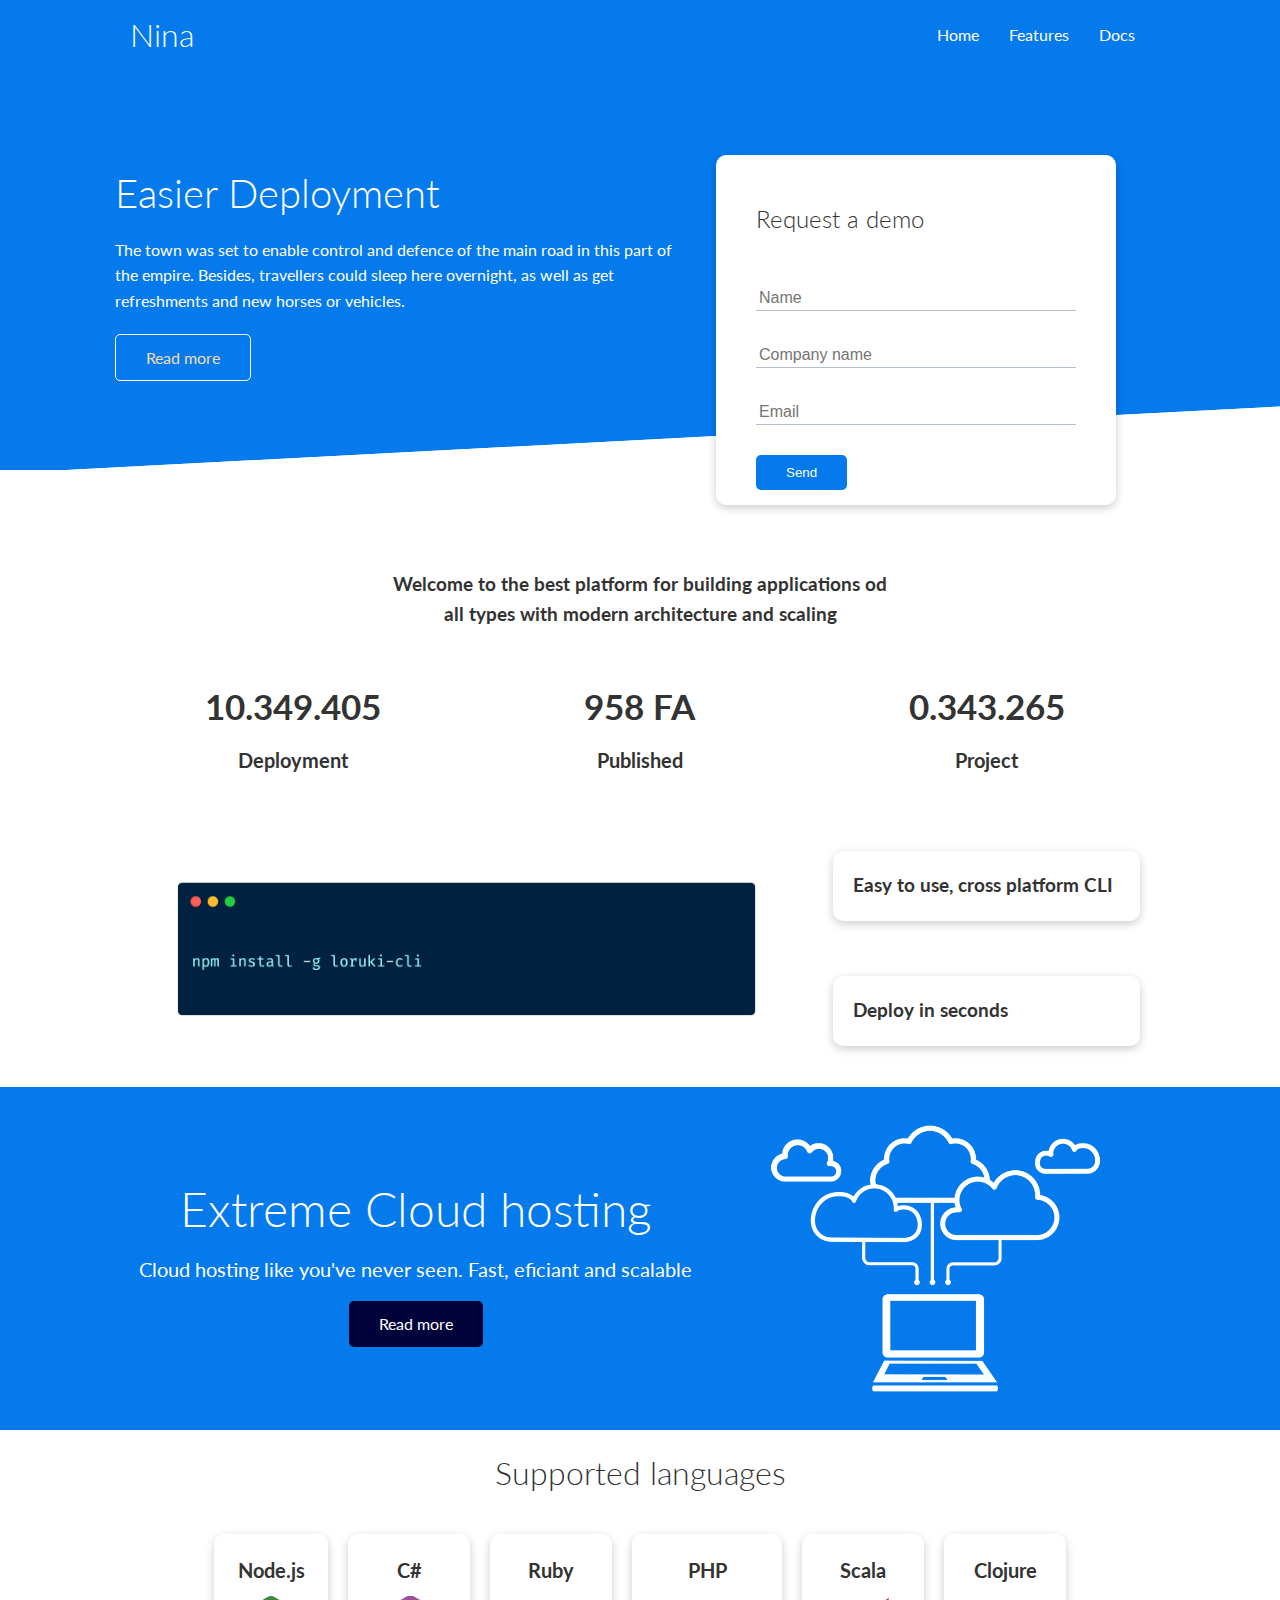
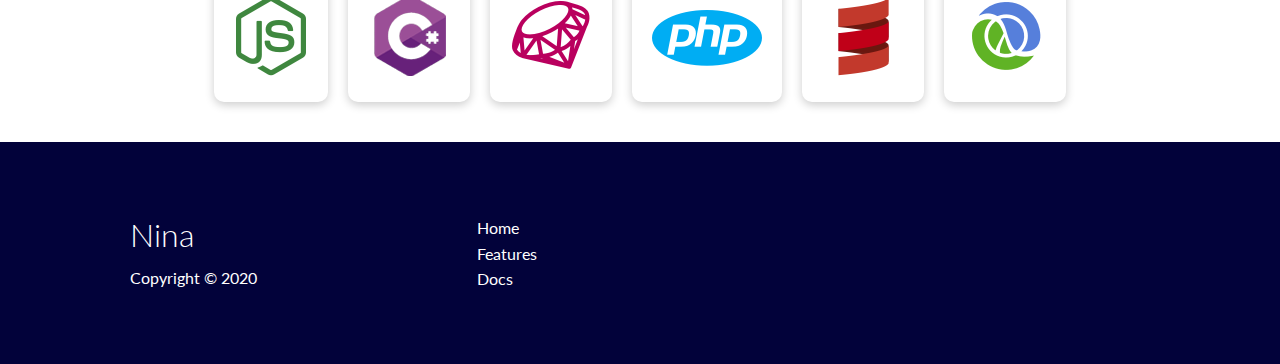
<file: index.html>
<!DOCTYPE html>
<html lang="en">
  <head>
    <meta charset="UTF-8" />
    <meta name="viewport" content="width=device-width, initial-scale=1.0" />
    <link
      rel="stylesheet"
      href="https://cdnjs.cloudflare.com/ajax/libs/font-awesome/5.15.1/css/all.min.css"
      integrity="sha512-+4zCK9k+qNFUR5X+cKL9EIR+ZOhtIloNl9GIKS57V1MyNsYpYcUrUeQc9vNfzsWfV28IaLL3i96P9sdNyeRssA=="
      crossorigin="anonymous"
    />
    <link rel="stylesheet" href="css/style.css" />
    <title>Nina | Cloud hosting for everyone</title>
  </head>
  <body>
    <!-- navbar -->
    <div class="navbar">
      <div class="container flex">
        <h1 class="logo">Nina</h1>
        <nav>
          <ul>
            <li>
              <a href="index.html">Home</a>
            </li>
            <li>
              <a href="features.html">Features</a>
            </li>
            <li>
              <a href="docs.html">Docs</a>
            </li>
          </ul>
        </nav>
      </div>
    </div>

    <!-- section -->
    <section class="showcase">
      <div class="container grid">
        <div class="showcase-text">
          <h1>Easier Deployment</h1>
          <p>
            The town was set to enable control and defence of the main road in
            this part of the empire. Besides, travellers could sleep here
            overnight, as well as get refreshments and new horses or vehicles.
          </p>
          <a href="feature.html" class="btn btn-outline">Read more</a>
        </div>

        <div class="showcase-form card">
          <h2>Request a demo</h2>
          <form
            name="contact"
            method="POST"
            netlify-honeypot="bot-field"
            data-netlify="true"
          >
            <input type="hidden" name="form-name" value="contact" />
            <p class="hidden">
              <label
                >Don’t fill this out if you're human: <input name="bot-field"
              /></label>
            </p>
            <div class="form-control">
              <input type="text" name="name" placeholder="Name" required />
            </div>
            <div class="form-control">
              <input
                type="text"
                name="company"
                placeholder="Company name"
                required
              />
            </div>
            <div class="form-control">
              <input type="email" name="email" placeholder="Email" required />
            </div>
            <input type="submit" value="Send" class="btn btn-primary" />
          </form>
        </div>
      </div>
    </section>

    <!-- stats -->
    <section class="stats">
      <div class="container">
        <h3 class="stats-heading text-center my-1">
          Welcome to the best platform for building applications od all types
          with modern architecture and scaling
        </h3>
        <div class="grid grid-3 text-center my-4">
          <div>
            <i class="fas fa-server fa-3x"></i>
            <h3>10.349.405</h3>
            <p class="text-secendary">Deployment</p>
          </div>
          <div>
            <i class="fas fa-upload fa-3x"></i>
            <h3>958 FA</h3>
            <p class="text-secendary">Published</p>
          </div>
          <div>
            <i class="fas fa-project-diagram fa-3x"></i>
            <h3>0.343.265</h3>
            <p class="text-secendary">Project</p>
          </div>
        </div>
      </div>
    </section>

    <!-- cli -->
    <section class="cli">
      <div class="container grid">
        <img src="images/cli.png" alt="cli" />
        <div class="card">
          <h3>Easy to use, cross platform CLI</h3>
        </div>
        <div class="card">
          <h3>Deploy in seconds</h3>
        </div>
      </div>
    </section>

    <!-- clouds -->
    <section class="cloud bg-primary my-2 py-2">
      <div class="container grid">
        <div class="text-center">
          <h2 class="lg">Extreme Cloud hosting</h2>
          <p class="lead my-1">
            Cloud hosting like you've never seen. Fast, eficiant and scalable
          </p>
          <a href="features.html" class="btn btn-dark">Read more</a>
        </div>
        <img src="images/cloud.png" alt="cloud" />
      </div>
    </section>

    <!-- lang -->
    <section class="lang">
      <h1 class="md text-center my-2">Supported languages</h1>
      <div class="comtainer flex">
        <div class="card">
          <h4>Node.js</h4>
          <img src="images/logos/node.png" alt="" />
        </div>
        <div class="card">
          <h4>C#</h4>
          <img src="images/logos/csharp.png" alt="" />
        </div>
        <div class="card">
          <h4>Ruby</h4>
          <img src="images/logos/ruby.png" alt="" />
        </div>
        <div class="card">
          <h4>PHP</h4>
          <img src="images/logos/php.png" alt="" />
        </div>
        <div class="card">
          <h4>Scala</h4>
          <img src="images/logos/scala.png" alt="" />
        </div>
        <div class="card">
          <h4>Clojure</h4>
          <img src="images/logos/clojure.png" alt="" />
        </div>
      </div>
    </section>

    <!-- footer -->
    <footer class="footer bg-dark py-5">
      <div class="container grid grid-3">
        <div>
          <h1>Nina</h1>
          <p>Copyright &copy; 2020</p>
        </div>
        <nav>
          <ul>
            <li>
              <a href="index.html">Home</a>
            </li>
            <li>
              <a href="features.html">Features</a>
            </li>
            <li>
              <a href="docs.html">Docs</a>
            </li>
          </ul>
        </nav>
        <div class="social">
          <a href="#"><i class="fab fa-github fa-2x"></i></a>
          <a href="#"><i class="fab fa-twitter fa-2x"></i></a>
          <a href="#"><i class="fab fa-facebook fa-2x"></i></a>
          <a href="#"><i class="fab fa-instagram fa-2x"></i></a>
        </div>
      </div>
    </footer>
  </body>
</html>
</file>
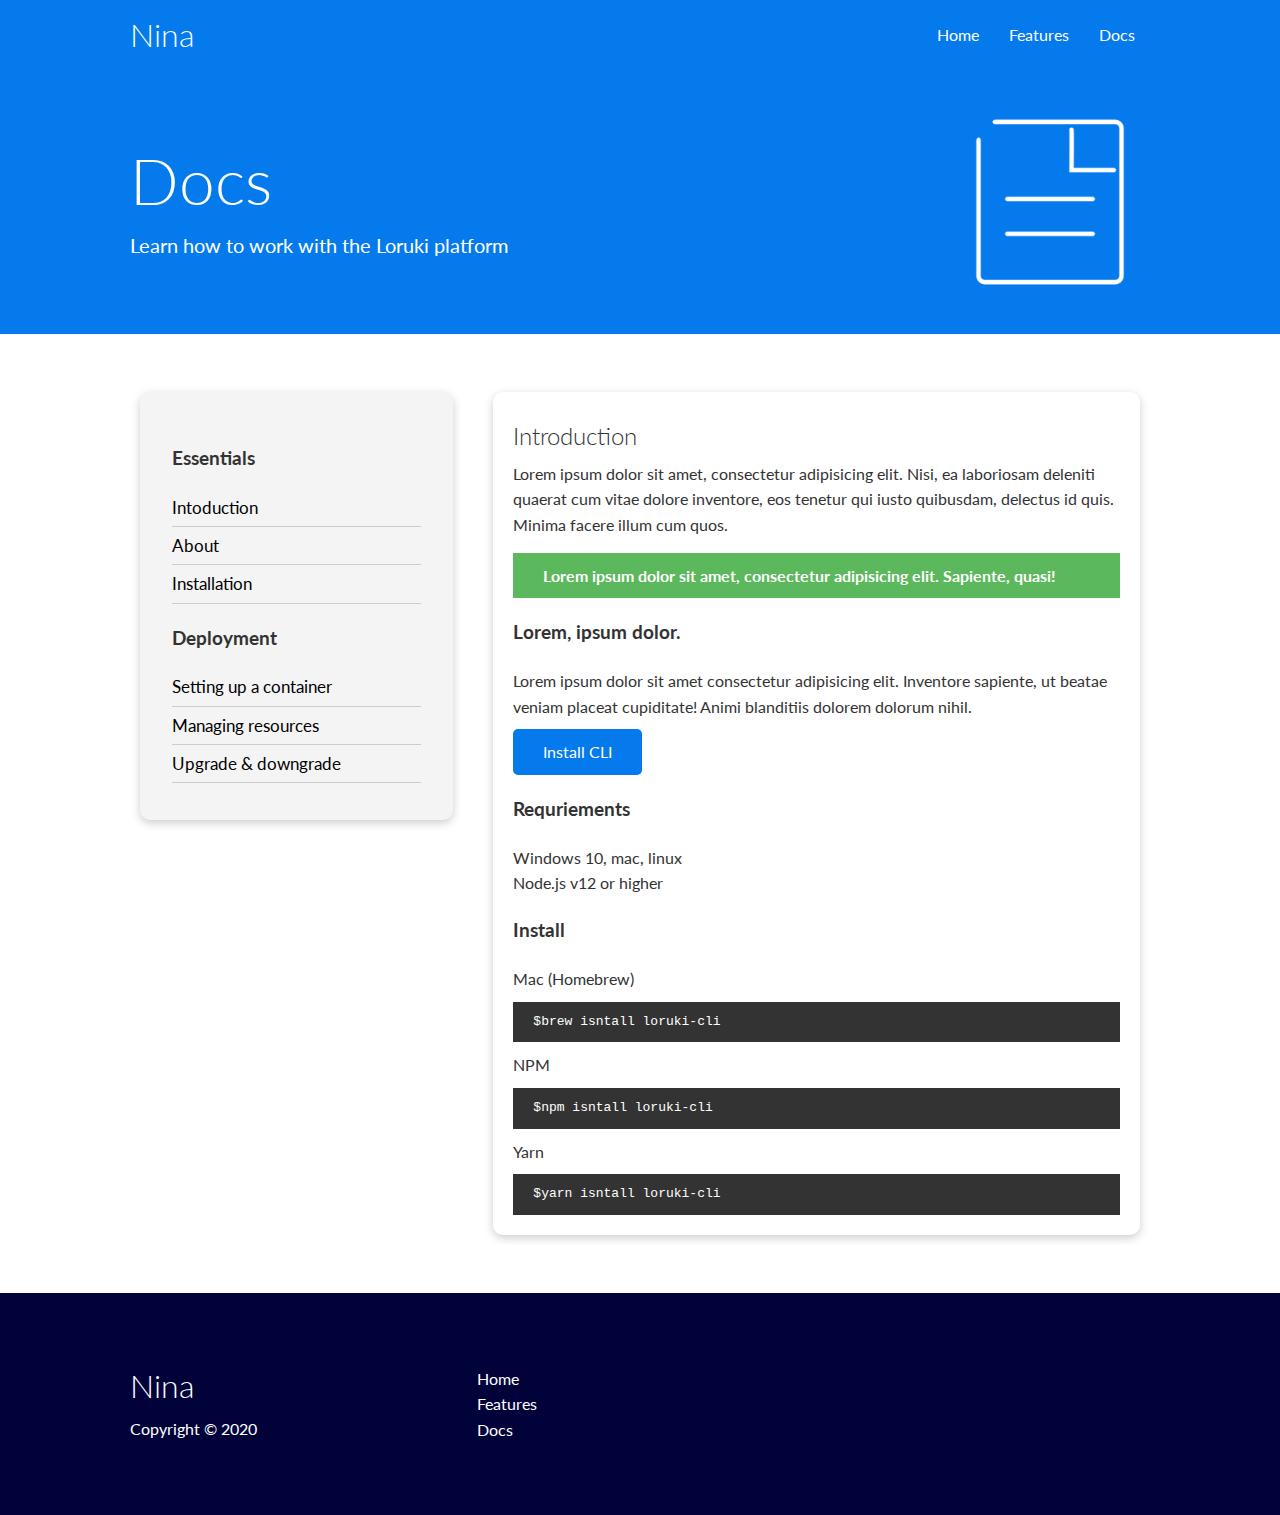
<file: docs.html>
<!DOCTYPE html>
<html lang="en">
  <head>
    <meta charset="UTF-8" />
    <meta name="viewport" content="width=device-width, initial-scale=1.0" />
    <link
      rel="stylesheet"
      href="https://cdnjs.cloudflare.com/ajax/libs/font-awesome/5.15.1/css/all.min.css"
      integrity="sha512-+4zCK9k+qNFUR5X+cKL9EIR+ZOhtIloNl9GIKS57V1MyNsYpYcUrUeQc9vNfzsWfV28IaLL3i96P9sdNyeRssA=="
      crossorigin="anonymous"
    />
    <link rel="stylesheet" href="css/style.css" />
    <title>Nina | Cloud hosting for everyone</title>
  </head>
  <body>
    <!-- navbar -->
    <div class="navbar">
      <div class="container flex">
        <h1 class="logo">Nina</h1>
        <nav>
          <ul>
            <li>
              <a href="index.html">Home</a>
            </li>
            <li>
              <a href="features.html">Features</a>
            </li>
            <li>
              <a href="docs.html">Docs</a>
            </li>
          </ul>
        </nav>
      </div>
    </div>

    <!-- head -->
    <section class="docs-head bg-primary py-3">
      <div class="container grid">
        <div>
          <h1 class="xl">Docs</h1>
          <p class="lead">Learn how to work with the Loruki platform</p>
        </div>
        <img src="images/docs.png" alt="" />
      </div>
    </section>

    <!-- main -->
    <section class="docs-main my-4">
      <div class="container grid">
        <div class="card bg-light p-3">
          <h3 class="my-2">Essentials</h3>
          <nav>
            <ul>
              <li>
                <a href="#" style="color: black">Intoduction</a>
              </li>
              <li>
                <a href="#" style="color: black">About</a>
              </li>
              <li>
                <a href="#" style="color: black">Installation</a>
              </li>
            </ul>
          </nav>
          <h3 class="my-2">Deployment</h3>
          <nav>
            <ul>
              <li>
                <a href="#" style="color: black">Setting up a container</a>
              </li>
              <li>
                <a href="#" style="color: black">Managing resources</a>
              </li>
              <li>
                <a href="#" style="color: black">Upgrade & downgrade</a>
              </li>
            </ul>
          </nav>
        </div>

        <div class="card">
          <h2>Introduction</h2>
          <p>
            Lorem ipsum dolor sit amet, consectetur adipisicing elit. Nisi, ea
            laboriosam deleniti quaerat cum vitae dolore inventore, eos tenetur
            qui iusto quibusdam, delectus id quis. Minima facere illum cum quos.
          </p>
          <div class="alert alert-success">
            <i class="fas fa-info"> </i>
            Lorem ipsum dolor sit amet, consectetur adipisicing elit. Sapiente,
            quasi!
          </div>
          <h3>Lorem, ipsum dolor.</h3>
          <p>
            Lorem ipsum dolor sit amet consectetur adipisicing elit. Inventore
            sapiente, ut beatae veniam placeat cupiditate! Animi blanditiis
            dolorem dolorum nihil.
          </p>
          <a href="#" class="btn btn-primary">Install CLI</a>
          <h3>Requriements</h3>
          <ul>
            <li>Windows 10, mac, linux</li>
            <li>Node.js v12 or higher</li>
          </ul>
          <h3>Install</h3>
          <p>Mac (Homebrew)</p>
          <pre><code>$brew isntall loruki-cli</code></pre>
          <p>NPM</p>
          <pre><code>$npm isntall loruki-cli</code></pre>
          <p>Yarn</p>
          <pre><code>$yarn isntall loruki-cli</code></pre>
        </div>
      </div>
    </section>

    <!-- footer -->
    <footer class="footer bg-dark py-5">
      <div class="container grid grid-3">
        <div>
          <h1>Nina</h1>
          <p>Copyright &copy; 2020</p>
        </div>
        <nav>
          <ul>
            <li>
              <a href="index.html">Home</a>
            </li>
            <li>
              <a href="features.html">Features</a>
            </li>
            <li>
              <a href="docs.html">Docs</a>
            </li>
          </ul>
        </nav>
        <div class="social">
          <a href="#"><i class="fab fa-github fa-2x"></i></a>
          <a href="#"><i class="fab fa-twitter fa-2x"></i></a>
          <a href="#"><i class="fab fa-facebook fa-2x"></i></a>
          <a href="#"><i class="fab fa-instagram fa-2x"></i></a>
        </div>
      </div>
    </footer>
  </body>
</html>
</file>
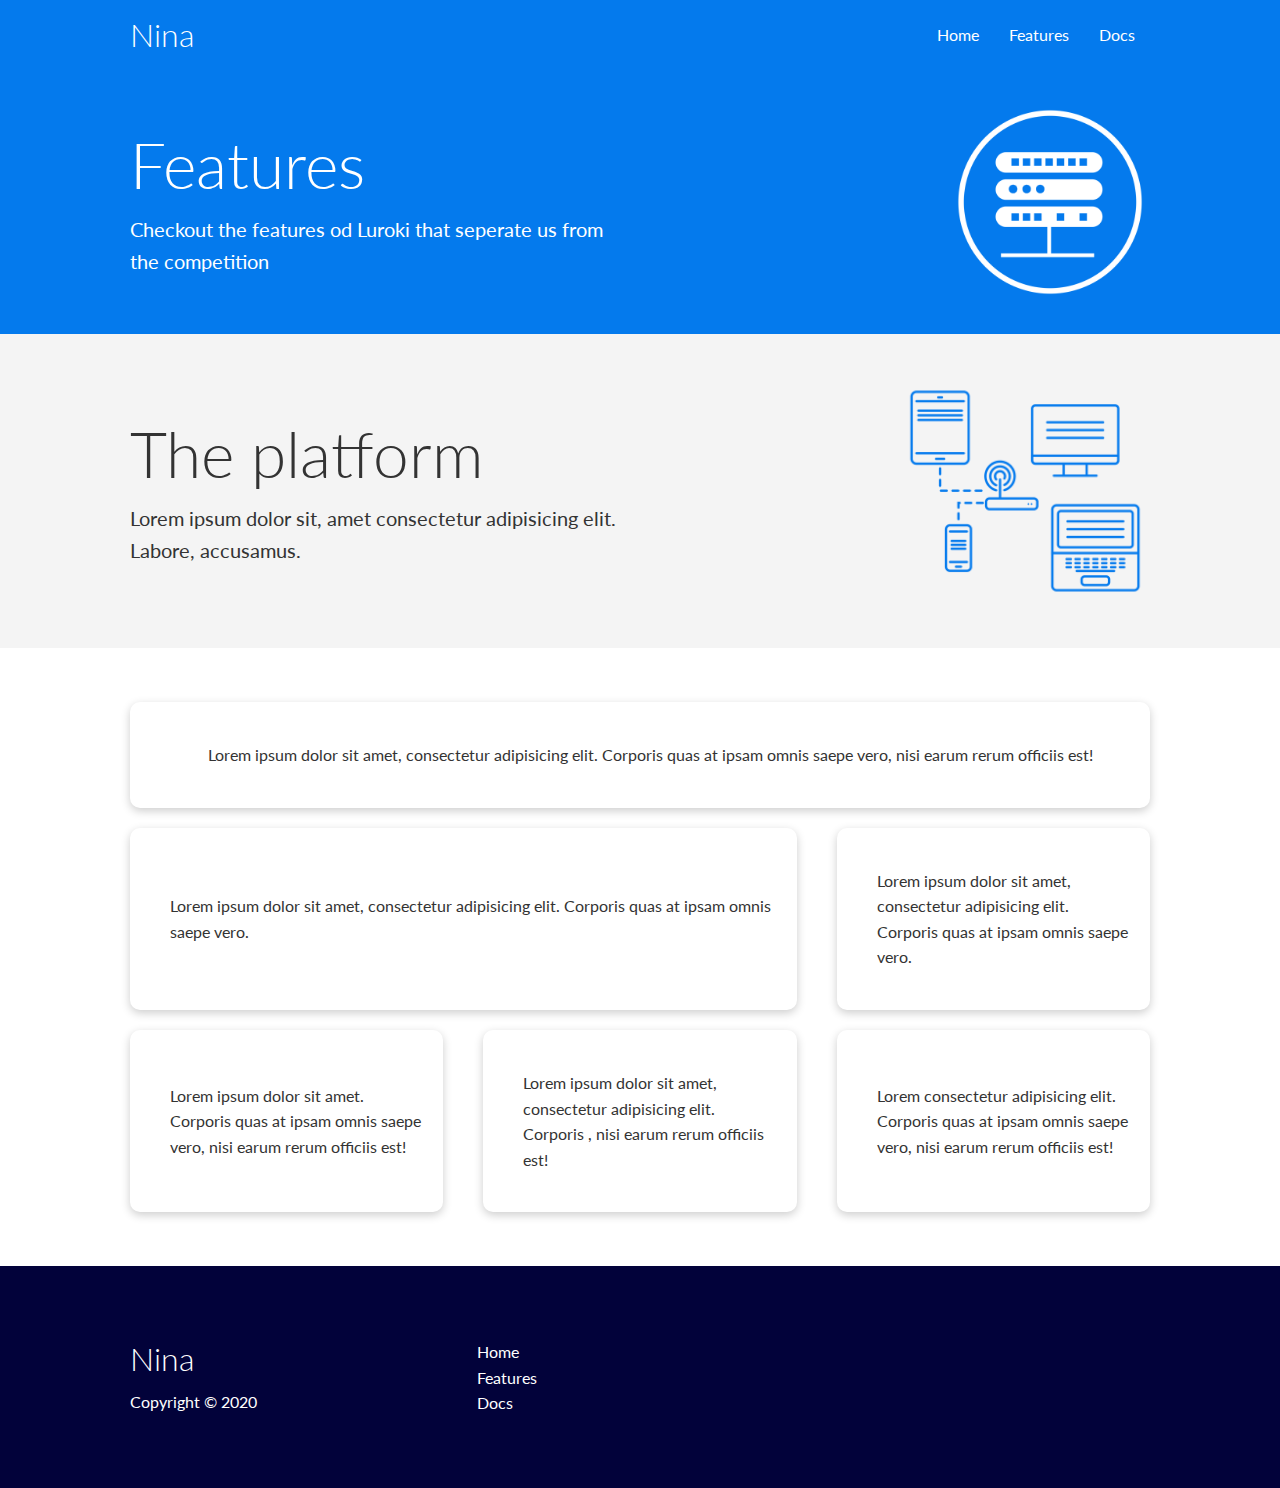
<file: features.html>
<!DOCTYPE html>
<html lang="en">
  <head>
    <meta charset="UTF-8" />
    <meta name="viewport" content="width=device-width, initial-scale=1.0" />
    <link
      rel="stylesheet"
      href="https://cdnjs.cloudflare.com/ajax/libs/font-awesome/5.15.1/css/all.min.css"
      integrity="sha512-+4zCK9k+qNFUR5X+cKL9EIR+ZOhtIloNl9GIKS57V1MyNsYpYcUrUeQc9vNfzsWfV28IaLL3i96P9sdNyeRssA=="
      crossorigin="anonymous"
    />
    <link rel="stylesheet" href="css/style.css" />
    <title>Nina | Cloud hosting for everyone</title>
  </head>
  <body>
    <!-- navbar -->
    <div class="navbar">
      <div class="container flex">
        <h1 class="logo">Nina</h1>
        <nav>
          <ul>
            <li>
              <a href="index.html">Home</a>
            </li>
            <li>
              <a href="features.html">Features</a>
            </li>
            <li>
              <a href="docs.html">Docs</a>
            </li>
          </ul>
        </nav>
      </div>
    </div>

    <!-- head -->
    <section class="features-head bg-primary py-3">
      <div class="container grid">
        <div>
          <h1 class="xl">Features</h1>
          <p class="lead">
            Checkout the features od Luroki that seperate us from the
            competition
          </p>
        </div>
        <img src="images/server.png" alt="" />
      </div>
    </section>

    <!-- sub-head -->
    <section class="features-sub-head bg-light py-3">
      <div class="container grid">
        <div>
          <h1 class="xl">The platform</h1>
          <p class="lead">
            Lorem ipsum dolor sit, amet consectetur adipisicing elit. Labore,
            accusamus.
          </p>
        </div>
        <img src="images/server2.png" alt="" />
      </div>
    </section>

    <!-- cards -->
    <section class="features-main my-2">
      <div class="container grid grid-3">
        <div class="card flex">
          <i class="fas fa-server fa-3x"></i>
          <p>
            Lorem ipsum dolor sit amet, consectetur adipisicing elit. Corporis
            quas at ipsam omnis saepe vero, nisi earum rerum officiis est!
          </p>
        </div>
        <div class="card flex">
          <i class="fas fa-project-diagram fa-3x"></i>
          <p>
            Lorem ipsum dolor sit amet, consectetur adipisicing elit. Corporis
            quas at ipsam omnis saepe vero.
          </p>
        </div>
        <div class="card flex">
          <i class="fas fa-laptop-code fa-3x"></i>
          <p>
            Lorem ipsum dolor sit amet, consectetur adipisicing elit. Corporis
            quas at ipsam omnis saepe vero.
          </p>
        </div>
        <div class="card flex">
          <i class="fas fa-database fa-3x"></i>
          <p>
            Lorem ipsum dolor sit amet. Corporis quas at ipsam omnis saepe vero,
            nisi earum rerum officiis est!
          </p>
        </div>
        <div class="card flex">
          <i class="fas fa-power-off fa-3x"></i>
          <p>
            Lorem ipsum dolor sit amet, consectetur adipisicing elit. Corporis ,
            nisi earum rerum officiis est!
          </p>
        </div>
        <div class="card flex">
          <i class="fas fa-upload fa-3x"></i>
          <p>
            Lorem consectetur adipisicing elit. Corporis quas at ipsam omnis
            saepe vero, nisi earum rerum officiis est!
          </p>
        </div>
      </div>
    </section>

    <!-- footer -->
    <footer class="footer bg-dark py-5">
      <div class="container grid grid-3">
        <div>
          <h1>Nina</h1>
          <p>Copyright &copy; 2020</p>
        </div>
        <nav>
          <ul>
            <li>
              <a href="index.html">Home</a>
            </li>
            <li>
              <a href="features.html">Features</a>
            </li>
            <li>
              <a href="docs.html">Docs</a>
            </li>
          </ul>
        </nav>
        <div class="social">
          <a href="#"><i class="fab fa-github fa-2x"></i></a>
          <a href="#"><i class="fab fa-twitter fa-2x"></i></a>
          <a href="#"><i class="fab fa-facebook fa-2x"></i></a>
          <a href="#"><i class="fab fa-instagram fa-2x"></i></a>
        </div>
      </div>
    </footer>
  </body>
</html>
</file>
<file: css/style.css>
@import url("https://fonts.googleapis.com/css2?family=Lato:wght@300&display=swap");

* {
  box-sizing: border-box;
  padding: 0;
  margin: 0;
}
body {
  font-family: "Lato", "sans-serif";
  color: #333;
  line-height: 1.6;
}

ul {
  list-style-type: none;
}
a {
  text-decoration: none;
  color: #333;
}
h1,
h2 {
  font-weight: 300;
  line-height: 1.2;
  margin: 10px 0;
}

p {
  margin: 10px 0;
}

img {
  width: 100%;
}

.navbar {
  background-color: #047aed;
  color: white;
  height: 70px;
}
.navbar ul {
  display: flex;
}
.navbar a {
  color: white;
  padding: 10px;
  margin: 0 5px;
}

.navbar a:hover {
  border-bottom: 2px #fff solid;
}

.navbar .flex {
  justify-content: space-between;
}
.container {
  max-width: 1100px;
  margin: 0 auto;
  overflow: auto;
  padding: 0 40px;
}
.flex {
  display: flex;
  justify-content: center;
  align-items: center;
  height: 100%;
}

/* showcase */
.showcase {
  height: 400px;
  background-color: #047aed;
  color: white;
  position: relative;
}

.showcase h1 {
  font-size: 40px;
}
.showcase p {
  margin: 20px 0;
}
.showcase .grid {
  grid-template-columns: 55% 45%;
  gap: 30px;
  overflow: visible;
}
.showcase-text {
  animation: slideInFromLeft 1s ease-in;
}

.grid {
  display: grid;
  grid-template-columns: repeat(2, 1fr);
  gap: 20px;
  justify-content: center;
  align-items: center;
  height: 100%;
}

.card {
  background-color: white;
  border-radius: 10px;
  box-shadow: 0 3px 10px rgba(0, 0, 0, 0.2);
  padding: 20px;
  margin: 10px;
  color: #333;
}
.showcase-form {
  position: relative;
  top: 60px;
  height: 350px;
  width: 400px;
  padding: 40px;
  z-index: 100;
  animation: slideInFromRight 1s ease-in;
}

.showcase .form-control {
  margin: 30px 0;
}
.showcase-form input[type="text"],
.showcase-form input[type="email"] {
  border: 0;
  border-bottom: 1px solid #b4becb;
  width: 100%;
  padding: 3px;
  font-size: 16px;
}
.showcase-form input:focus {
  outline: none;
}
.showcase::before,
.showcase::after {
  content: "";
  position: absolute;
  height: 100px;
  bottom: -70px;
  right: 0;
  left: 0;
  transform: skewY(-3deg);
  -webkit-transform: skewY(-3deg);
  -ms-transform: skewY(-3deg);
  -moz-transform: skewY(-3deg);
  background-color: white;
}

.btn {
  display: inline-block;
  padding: 10px 30px;
  cursor: pointer;
  background-color: #047aed;
  color: wheat;
  border: none;
  border-radius: 5px;
}
.btn-outline {
  background-color: transparent;
  border: 1px white solid;
}
.btn:hover {
  transform: scale(0.98);
}

/* stats */
.stats {
  padding-top: 100px;
}

.grid-3 {
  grid-template-columns: repeat(3, 1fr);
  animation: slideInFromBottom 1s ease-in;
}
.text-center {
  text-align: center;
}

.my-1 {
  margin: 1rem 0;
}
.my-2 {
  margin: 1.5rem 0;
}
.my-3 {
  margin: 2rem 0;
}
.my-4 {
  margin: 3rem 0;
}
.my-5 {
  margin: 4rem 0;
}

.m-1 {
  margin: 1rem;
}
.m-2 {
  margin: 1.5rem;
}
.m-3 {
  margin: 2rem;
}
.m-4 {
  margin: 3rem;
}
.m-5 {
  margin: 4rem;
}

.py-1 {
  padding: 1rem 0;
}
.py-2 {
  padding: 1.5rem 0;
}
.py-3 {
  padding: 2rem 0;
}
.py-4 {
  padding: 3rem 0;
}
.py-5 {
  padding: 4rem 0;
}

.p-1 {
  padding: 1rem;
}
.p-2 {
  padding: 1.5rem;
}
.p-3 {
  padding: 2rem;
}
.p-4 {
  padding: 3rem;
}
.p-5 {
  padding: 4rem;
}
.stats-heading {
  max-width: 500px;
  margin: auto;
}

.stats .grid h3 {
  font-size: 35px;
}

.stats .grid p {
  font-size: 20px;
  font-weight: bold;
}
/* cli */
.cli .grid {
  grid-template-columns: repeat(3, 1fr);
  grid-template-rows: repeat(2, 1fr);
}
.cli .grid > *:first-child {
  grid-column: 1 / span 2;
  grid-row: 1 / span 2;
}

/* cloud */

.bg-primary,
.btn-primary {
  background-color: #047aed;
  color: white;
}
.bg-dark,
.btn-dark {
  background-color: rgb(2, 2, 58);
  color: white;
}
.bg-light,
.btn-light {
  background-color: #f4f4f4;
  color: #333;
}
.bg-primary a,
.btn-primary a,
.bg-dark a,
.btn-dark a,
.bg-light a,
.btn-light a {
  color: #fff;
}
.lead {
  font-size: 20px;
}
.sm {
  font-size: 1rem;
}
.md {
  font-size: 2rem;
}
.lg {
  font-size: 3rem;
}
.xl {
  font-size: 4rem;
}
.cloud .grid {
  grid-template-columns: 4fr 3fr;
}
/* lang */

.lang .flex {
  flex-wrap: wrap;
}
.lang .card {
  text-align: center;
  margin: 18px 10px 40px;
  transition: transform 0.2s ease-in;
}
.lang .card h4 {
  font-size: 20px;
  margin-bottom: 10px;
}
.lang .card:hover {
  transform: translateY(-15px);
}

/* footer */
.footer .social a {
  margin: 0 10px;
}

/* FEATURES */
.features-head img {
  width: 200px;
  justify-self: flex-end;
}

.features-sub-head img {
  width: 250px;
  justify-self: flex-end;
}

.features-main .card > i {
  margin-right: 20px;
}

.features-main .grid {
  padding: 30px;
}
.features-main .grid > *:first-child {
  grid-column: 1 / span 3;
}
.features-main .grid > *:nth-child(2) {
  grid-column: 1 / span 2;
}

/* DOCS */
.docs-head img {
  width: 200px;
  justify-self: flex-end;
}

.docs-main h3 {
  margin: 20px 0;
}

.docs-main .grid {
  grid-template-columns: 1fr 2fr;
  align-items: flex-start;
}
.docs-main nav li {
  font-size: 17px;
  padding-bottom: 5px;
  margin-bottom: 5px;
  border-bottom: 1px #ccc solid;
}
.docs-main nav li:hover {
  font-weight: bold;
}
.alert {
  background-color: #b4becb;
  padding: 10px 20px;
  font-weight: bold;
  margin: 15px 0;
}
.alert i {
  margin-right: 10px;
}
.alert-success {
  background-color: #5cb85c;
  color: #fff;
}
.alert-error {
  background-color: tomato;
  color: white;
}

code,
pre {
  background-color: #333;
  color: white;
  padding: 10px;
}

.hidden {
  visibility: hidden;
  height: 0;
}

/* animations */

@keyframes slideInFromLeft {
  0% {
    transform: translateX(-100%);
  }
  100% {
    transform: translateX(0);
  }
}

@keyframes slideInFromRight {
  0% {
    transform: translateX(100%);
  }
  100% {
    transform: translateX(0);
  }
}

@keyframes slideInFromTop {
  0% {
    transform: translateY(-100%);
  }
  100% {
    transform: translateY(0);
  }
}

@keyframes slideInFromBottom {
  0% {
    transform: translateY(100%);
  }
  100% {
    transform: translateY(0);
  }
}

/* tablets and unnder  */
@media (max-width: 768px) {
  .grid,
  .showcase .grid,
  .stats .grid,
  .cli .grid,
  .cloud .grid,
  .features-main .grid,
  .docs-main .grid {
    grid-template-columns: 1fr;
    grid-template-rows: 1fr;
  }
  .showcase {
    height: auto;
  }
  .showcase-text {
    text-align: center;
    margin-top: 40px;
  }
  .showcase-form {
    justify-self: center;
    margin: auto;
  }
  .cli .grid > *:first-child {
    grid-column: 1;
    grid-row: 1;
  }
  .features-head,
  .features-sub-head,
  .docs-head {
    text-align: center;
  }
  .features-head img,
  .features-sub-head img,
  .docs-head img {
    justify-self: center;
  }

  .features-main .grid > *:first-child,
  .features-main .grid > *:nth-child(2) {
    grid-column: 1;
  }
}

/* mobile */
@media (max-width: 500px) {
  .navbar {
    height: 110px;
  }
  .navbar .flex {
    flex-direction: column;
  }
  .navbar ul {
    padding: 10px;
    background: rgba(0, 0, 0, 0.1);
  }
}
</file>
